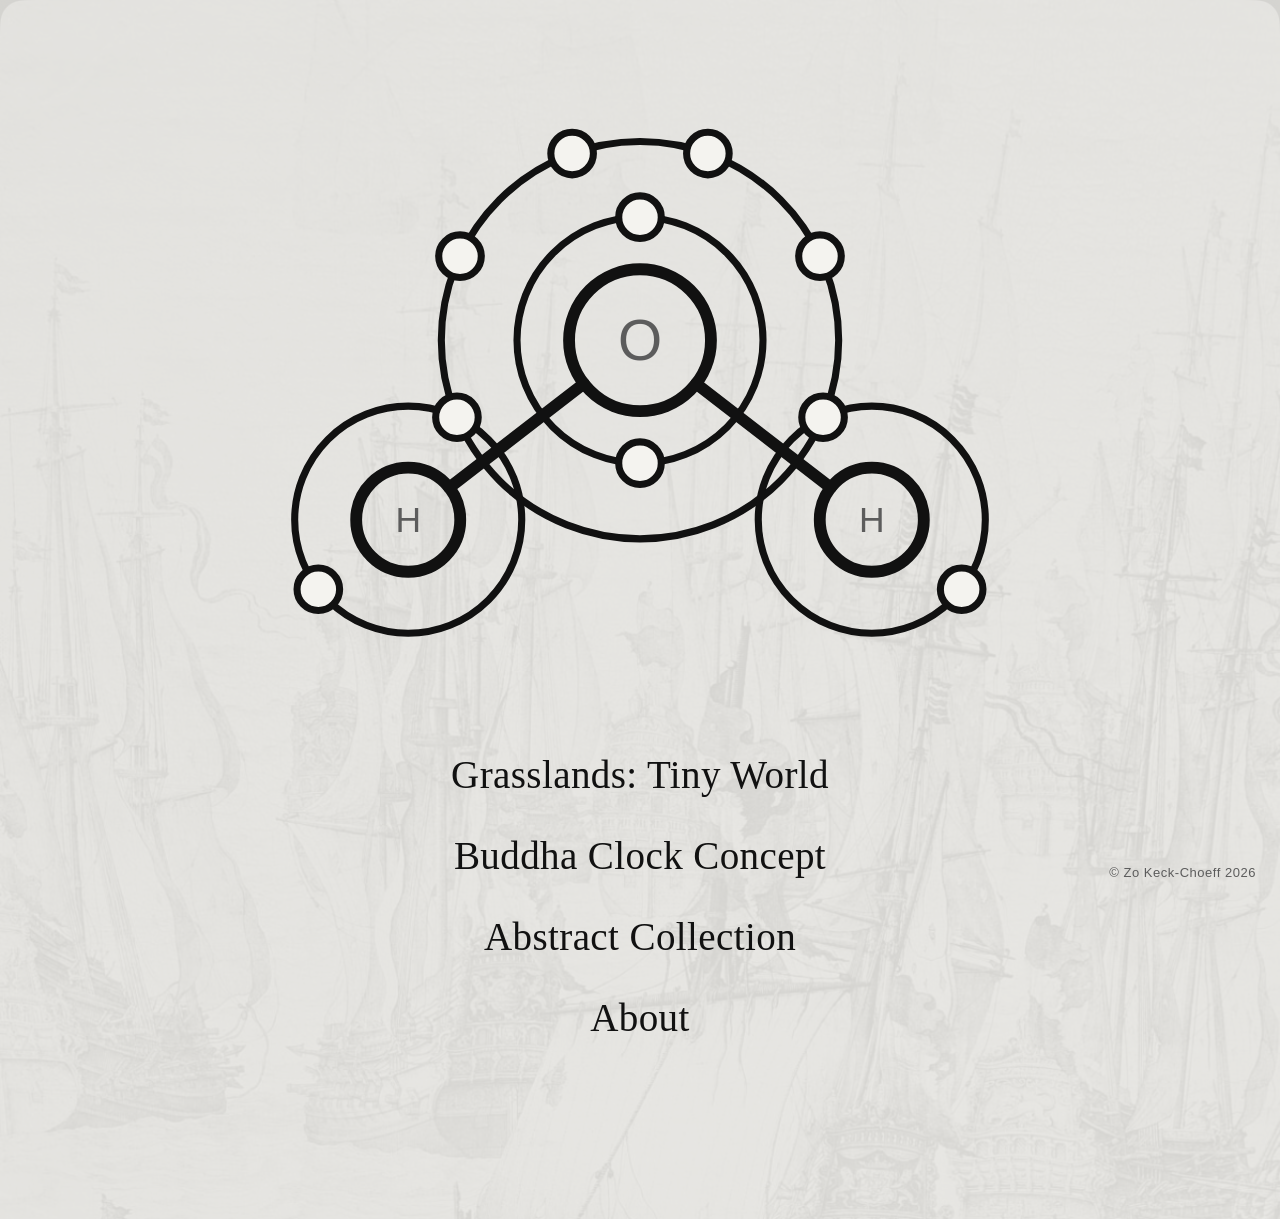
<file: index.html>
<!DOCTYPE html>
<html lang="en">
<head>
  <meta charset="utf-8">
  <meta name="viewport" content="width=device-width, initial-scale=1">
  <title>Zo Keck-Choeff</title>
  <meta name="description" content="Zo Keck-Choeff - artist, Santa Barbara. Three projects: Grasslands: Tiny World, a printed clock sculpture, and pen drawings.">
  <link rel="stylesheet" href="style.css">
</head>
<body>

<a class="skip" href="#main">Skip to the content</a>

<main id="main" class="home">

  <!-- A water molecule, drawn to be chemically correct. Ten electrons,
       which is what a water molecule has.
       Oxygen carries TWO shells: an inner one with 2 electrons and an
       outer one with 6. Each hydrogen has one shell with 1.
       Two of the oxygen's six outer electrons are placed on an actual
       intersection of its outer shell with a hydrogen shell, so each
       sits on BOTH rings at once - that is the shared pair, and it is
       why the hydrogen rings overlap rather than merely touch. The
       oxygen reaches its octet: 6 of its own plus the 2 shared in.
       The other four outer electrons are the two lone pairs, kept on
       the far side from the bonds where they actually sit, and each
       hydrogen's own electron sits on the far side of its ring.
       Bond angle is the real 104.5 degrees. Electrons are filled in
       --paper and drawn last so no ring runs through them. Letters are
       small and --muted: they label without competing.
       Inline SVG so it takes currentColor and serves both modes. -->
  <figure class="home__art">
    <svg class="molecule" role="img" focusable="false" viewBox="0 0 460 250"
         aria-label="A water molecule as a Bohr diagram: an oxygen atom with two electron shells, two electrons on the inner and six on the outer, bonded to two hydrogen atoms whose shells overlap the oxygen's outer shell at a shared electron, each hydrogen also carrying its own electron.">

      <g fill="none" stroke="currentColor" stroke-linecap="round" stroke-linejoin="round">
        <!-- the shells: the quieter layer -->
        <g stroke-width="3">
          <circle cx="230.0" cy="110.0" r="52"/>
          <circle cx="230.0" cy="110.0" r="84"/>
          <circle cx="132.0" cy="185.9" r="48"/>
          <circle cx="328.0" cy="185.9" r="48"/>
        </g>

        <!-- the molecule itself -->
        <g stroke-width="5">
          <path d="M206.3 128.4 L149.3 172.4"/>
          <path d="M253.7 128.4 L310.7 172.4"/>
          <circle cx="230.0" cy="110.0" r="30"/>
          <circle cx="132.0" cy="185.9" r="22"/>
          <circle cx="328.0" cy="185.9" r="22"/>
        </g>
      </g>

      <!-- electrons last, opaque, so nothing shows through them -->
      <g fill="var(--paper)" stroke="currentColor" stroke-width="3">
        <circle cx="230.0" cy="162.0" r="9"/>
        <circle cx="230.0" cy="58.0" r="9"/>
        <circle cx="153.9" cy="74.5" r="9"/>
        <circle cx="201.3" cy="31.1" r="9"/>
        <circle cx="258.7" cy="31.1" r="9"/>
        <circle cx="306.1" cy="74.5" r="9"/>
        <circle cx="152.6" cy="142.6" r="9"/>
        <circle cx="307.4" cy="142.6" r="9"/>
        <circle cx="94.0" cy="215.3" r="9"/>
        <circle cx="366.0" cy="215.3" r="9"/>
      </g>

      <g fill="var(--muted)" stroke="none" text-anchor="middle" font-weight="400">
        <text x="230.0" y="110.0" font-size="24" dy="0.35em">O</text>
        <text x="132.0" y="185.9" font-size="15" dy="0.35em">H</text>
        <text x="328.0" y="185.9" font-size="15" dy="0.35em">H</text>
      </g>
    </svg>
  </figure>

  <nav class="index" aria-label="Projects and about">
    <a class="index__row" href="grasslands.html">
      <span class="index__title">Grasslands: Tiny World</span>
    </a>
    <a class="index__row" href="buddha.html">
      <span class="index__title">Buddha Clock Concept</span>
    </a>
    <a class="index__row" href="abstract.html">
      <span class="index__title">Abstract Collection</span>
    </a>

    <a class="index__row" href="about.html">
      <span class="index__title">About</span>
    </a>
  </nav>

</main>

<footer class="site-foot">
  <h1 class="credit">&copy; Zo Keck-Choeff 2026</h1>
</footer>

</body>
</html>
</file>
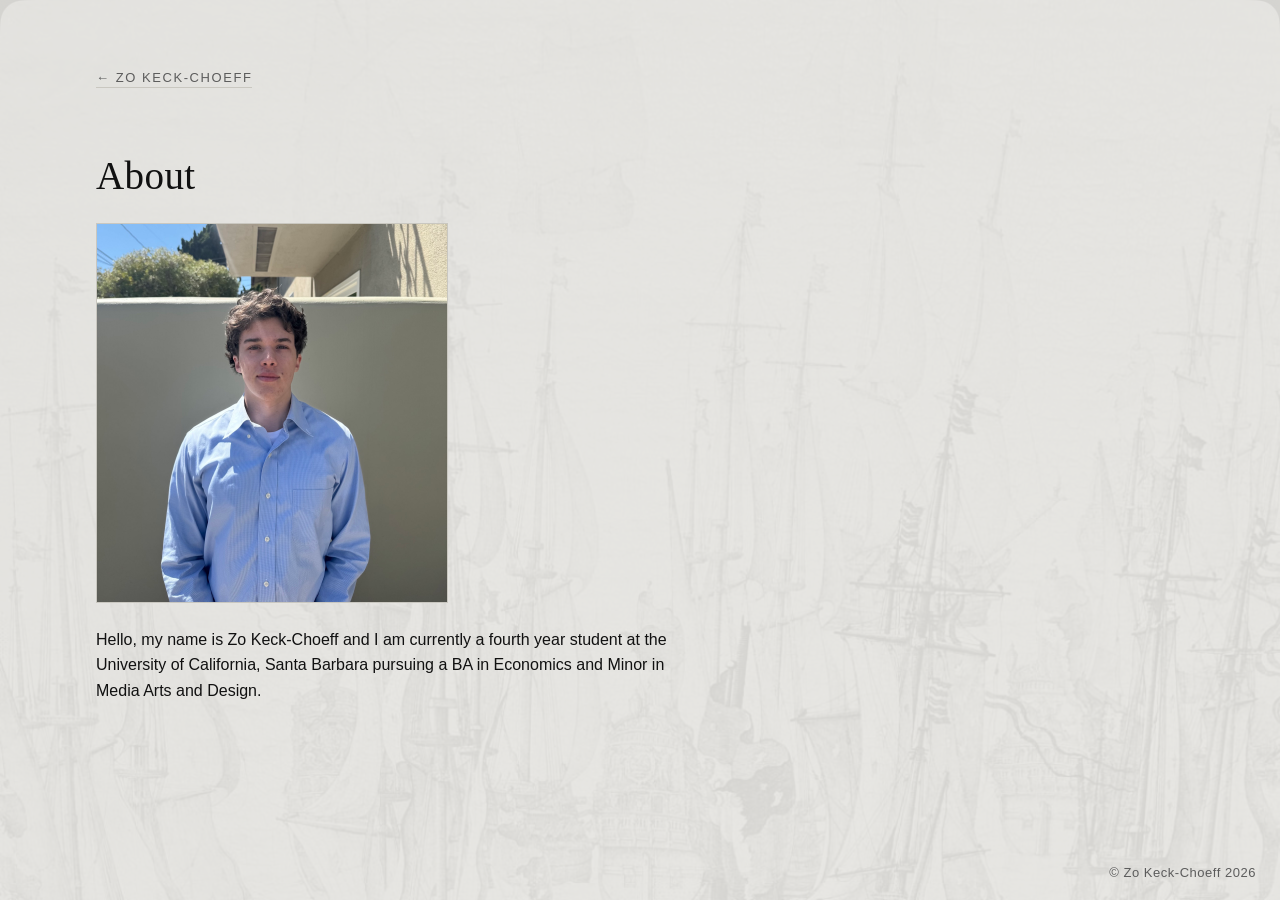
<file: about.html>
<!DOCTYPE html>
<html lang="en">
<head>
  <meta charset="utf-8">
  <meta name="viewport" content="width=device-width, initial-scale=1">
  <title>About - Zo Keck-Choeff</title>
  <meta name="description" content="About Zo Keck-Choeff - fourth year student at UC Santa Barbara, BA in Economics and a Minor in Media Arts and Design.">
  <link rel="stylesheet" href="style.css">
</head>
<body>

<a class="skip" href="#main">Skip to the content</a>

<header class="page-head">
  <a class="backlink" href="index.html">Zo Keck-Choeff</a>
</header>

<main id="main">

  <!-- The fourth line of the home index finally has a page behind it.
       Same skeleton as a project page minus the meta row: there is no
       medium and no date to carry, so the title sits at the top on its
       own, then the portrait, then the text. -->

  <article class="project">

    <h1>About</h1>

      <figure class="portrait">
        <img src="media/about_01.jpeg"
             alt="Zo Keck-Choeff, photographed outdoors in bright sun against a pale stucco wall, wearing a light blue button-down shirt.">
      </figure>

    <p class="abstract">
      Hello, my name is Zo Keck-Choeff and I am currently a fourth year
      student at the University of California, Santa Barbara pursuing a
      BA in Economics and Minor in Media Arts and Design.
    </p>

  </article>

</main>

<footer class="site-foot">
  <p class="credit">&copy; Zo Keck-Choeff 2026</p>
</footer>

</body>
</html>
</file>
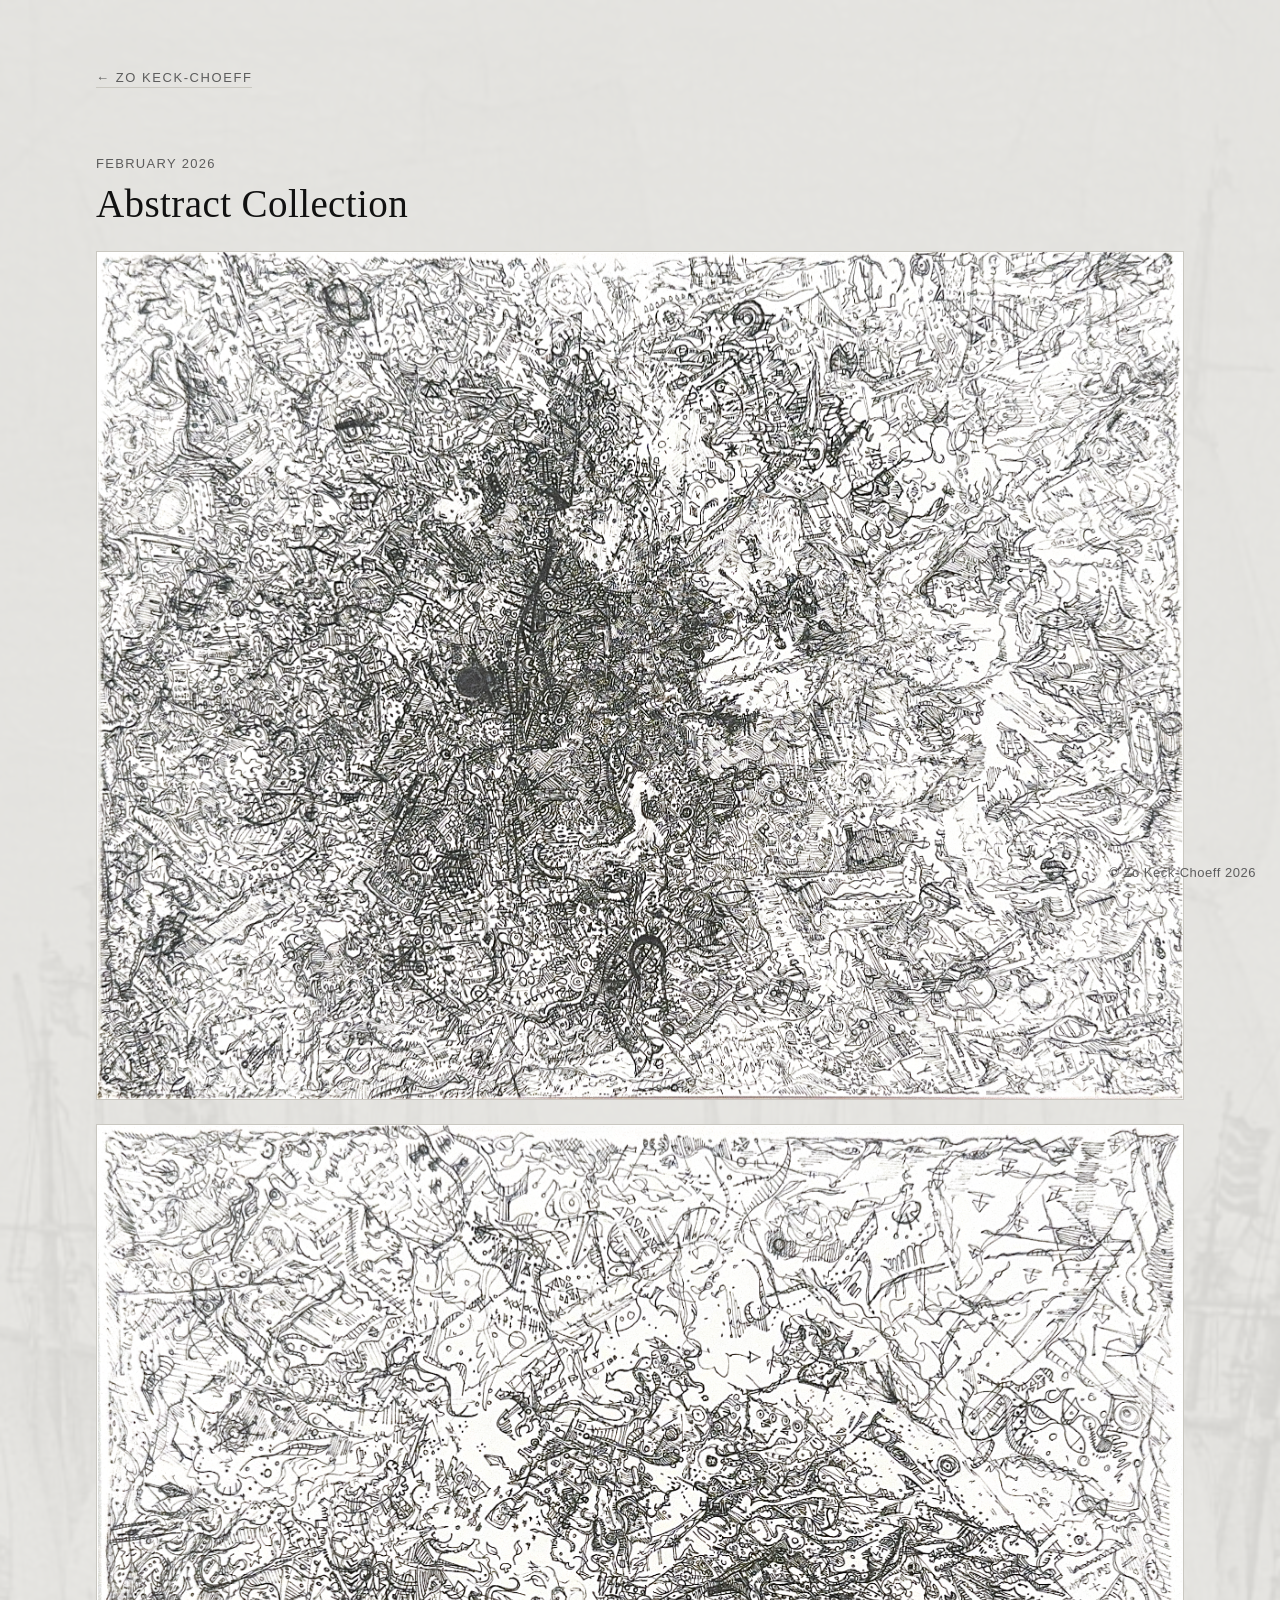
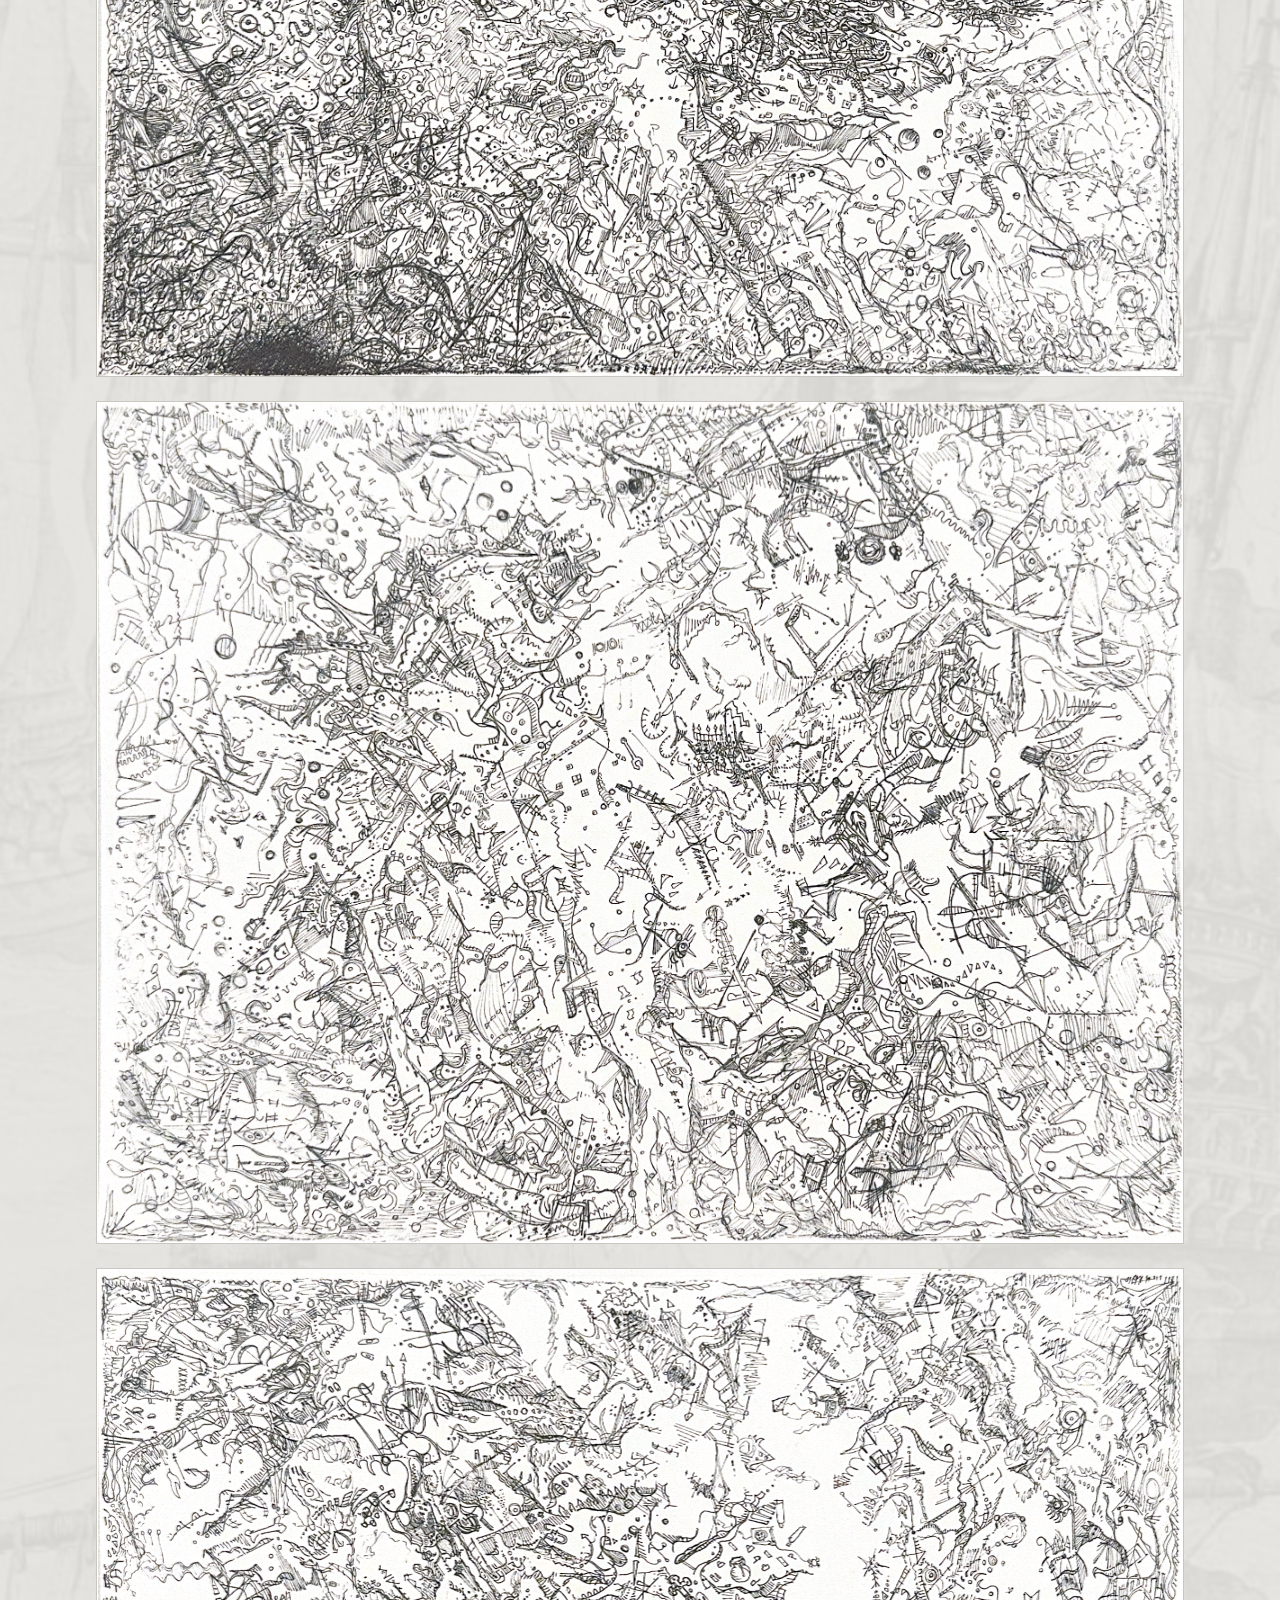
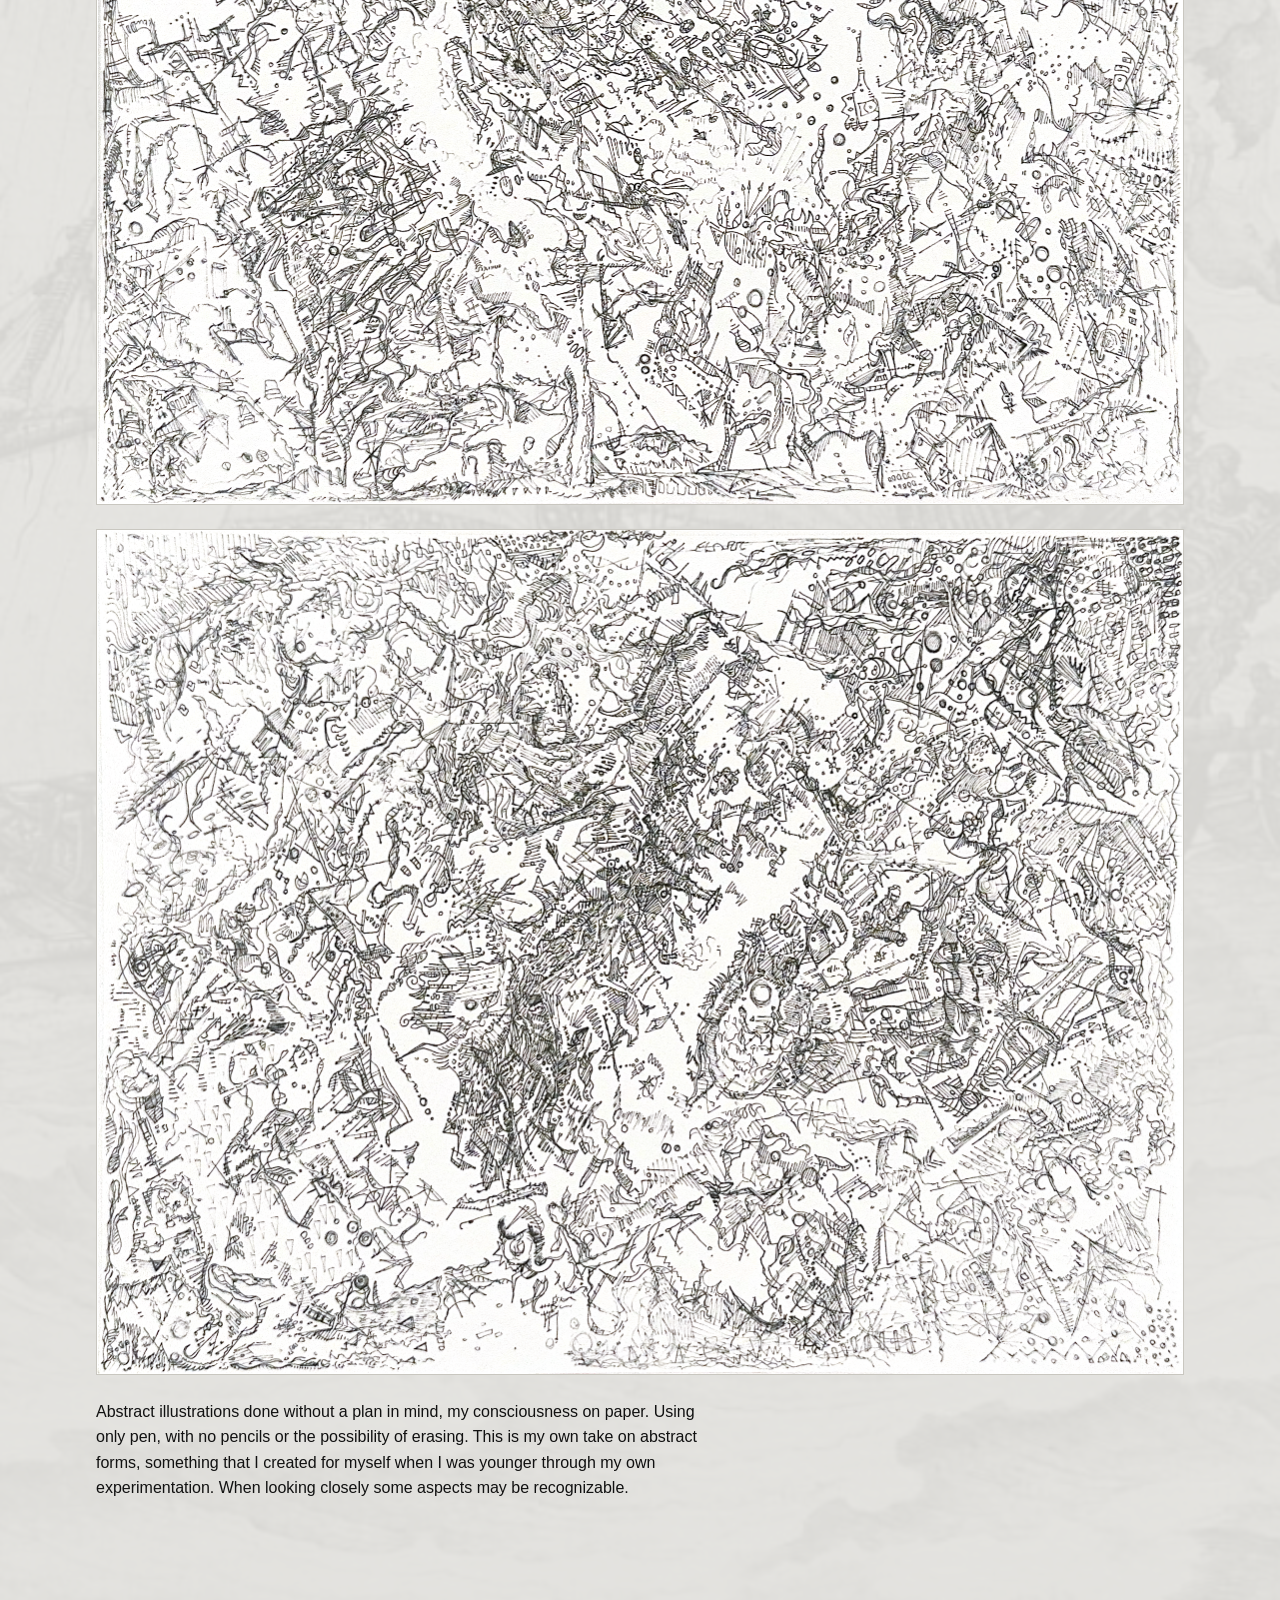
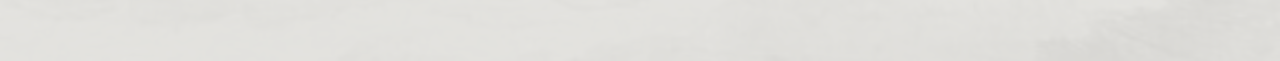
<file: abstract.html>
<!DOCTYPE html>
<html lang="en">
<head>
  <meta charset="utf-8">
  <meta name="viewport" content="width=device-width, initial-scale=1">
  <title>Abstract Collection - Zo Keck-Choeff</title>
  <meta name="description" content="Abstract Collection - five scanned abstract pen drawings.">
  <link rel="stylesheet" href="style.css">
</head>
<body>

<a class="skip" href="#main">Skip to the content</a>

<header class="page-head">
  <a class="backlink" href="index.html">Zo Keck-Choeff</a>
</header>

<main id="main">

  <article class="project">
    <p class="project__meta">
      <span>February 2026</span>
    </p>

    <h1>Abstract Collection</h1>

      <!-- Full-resolution, lossless scans in PDF page order. -->
      <figure id="drawing-01">
        <a class="zoom" href="#view-01">
          <img src="media/abstract_scan_01.png" width="2369" height="1848" alt="Abstract pen drawing with dense interlocking forms and a dark central cluster spreading across the page.">
        </a>
      </figure>
      <figure id="drawing-02">
        <a class="zoom" href="#view-02">
          <img src="media/abstract_scan_02.png" width="2398" height="1879" loading="lazy" alt="Abstract pen drawing with looping organic figures, fine lines, and dark clusters along one edge and near the centre.">
        </a>
      </figure>
      <figure id="drawing-03">
        <a class="zoom" href="#view-03">
          <img src="media/abstract_scan_03.png" width="2414" height="1869" loading="lazy" alt="Abstract pen drawing of angular creature-like shapes, dotted trails, and open spaces between fine lines.">
        </a>
      </figure>
      <figure id="drawing-04">
        <a class="zoom" href="#view-04">
          <img src="media/abstract_scan_04.png" width="2173" height="1670" loading="lazy" alt="Abstract pen drawing with scattered geometric and organic forms, jagged edges, and looping linework.">
        </a>
      </figure>
      <figure id="drawing-05">
        <a class="zoom" href="#view-05">
          <img src="media/abstract_scan_05.png" width="2174" height="1689" loading="lazy" alt="Abstract pen drawing with intricate branching shapes and several dense knots of black linework.">
        </a>
      </figure>

    <p class="abstract">
      Abstract illustrations done without a plan in mind, my
      consciousness on paper. Using only pen, with no pencils or the
      possibility of erasing. This is my own take on abstract forms,
      something that I created for myself when I was younger through my
      own experimentation. When looking closely some aspects may be
      recognizable.
    </p>
  </article>

  <div class="viewer" id="view-01" role="region" aria-label="Drawing 1 enlarged">
    <a class="viewer__close" href="#drawing-01">Close</a>
    <a class="viewer__original" href="media/abstract_scan_01.png">Open full-resolution image</a>
    <a class="zoom" href="media/abstract_scan_01.png" aria-label="Open drawing 1 at full resolution">
      <img src="media/abstract_scan_01.png" width="2369" height="1848" loading="lazy" alt="Abstract pen drawing with dense interlocking forms and a dark central cluster spreading across the page.">
    </a>
  </div>

  <div class="viewer" id="view-02" role="region" aria-label="Drawing 2 enlarged">
    <a class="viewer__close" href="#drawing-02">Close</a>
    <a class="viewer__original" href="media/abstract_scan_02.png">Open full-resolution image</a>
    <a class="zoom" href="media/abstract_scan_02.png" aria-label="Open drawing 2 at full resolution">
      <img src="media/abstract_scan_02.png" width="2398" height="1879" loading="lazy" alt="Abstract pen drawing with looping organic figures, fine lines, and dark clusters along one edge and near the centre.">
    </a>
  </div>

  <div class="viewer" id="view-03" role="region" aria-label="Drawing 3 enlarged">
    <a class="viewer__close" href="#drawing-03">Close</a>
    <a class="viewer__original" href="media/abstract_scan_03.png">Open full-resolution image</a>
    <a class="zoom" href="media/abstract_scan_03.png" aria-label="Open drawing 3 at full resolution">
      <img src="media/abstract_scan_03.png" width="2414" height="1869" loading="lazy" alt="Abstract pen drawing of angular creature-like shapes, dotted trails, and open spaces between fine lines.">
    </a>
  </div>

  <div class="viewer" id="view-04" role="region" aria-label="Drawing 4 enlarged">
    <a class="viewer__close" href="#drawing-04">Close</a>
    <a class="viewer__original" href="media/abstract_scan_04.png">Open full-resolution image</a>
    <a class="zoom" href="media/abstract_scan_04.png" aria-label="Open drawing 4 at full resolution">
      <img src="media/abstract_scan_04.png" width="2173" height="1670" loading="lazy" alt="Abstract pen drawing with scattered geometric and organic forms, jagged edges, and looping linework.">
    </a>
  </div>

  <div class="viewer" id="view-05" role="region" aria-label="Drawing 5 enlarged">
    <a class="viewer__close" href="#drawing-05">Close</a>
    <a class="viewer__original" href="media/abstract_scan_05.png">Open full-resolution image</a>
    <a class="zoom" href="media/abstract_scan_05.png" aria-label="Open drawing 5 at full resolution">
      <img src="media/abstract_scan_05.png" width="2174" height="1689" loading="lazy" alt="Abstract pen drawing with intricate branching shapes and several dense knots of black linework.">
    </a>
  </div>

</main>

<footer class="site-foot">
  <p class="credit">&copy; Zo Keck-Choeff 2026</p>
</footer>

</body>
</html>
</file>
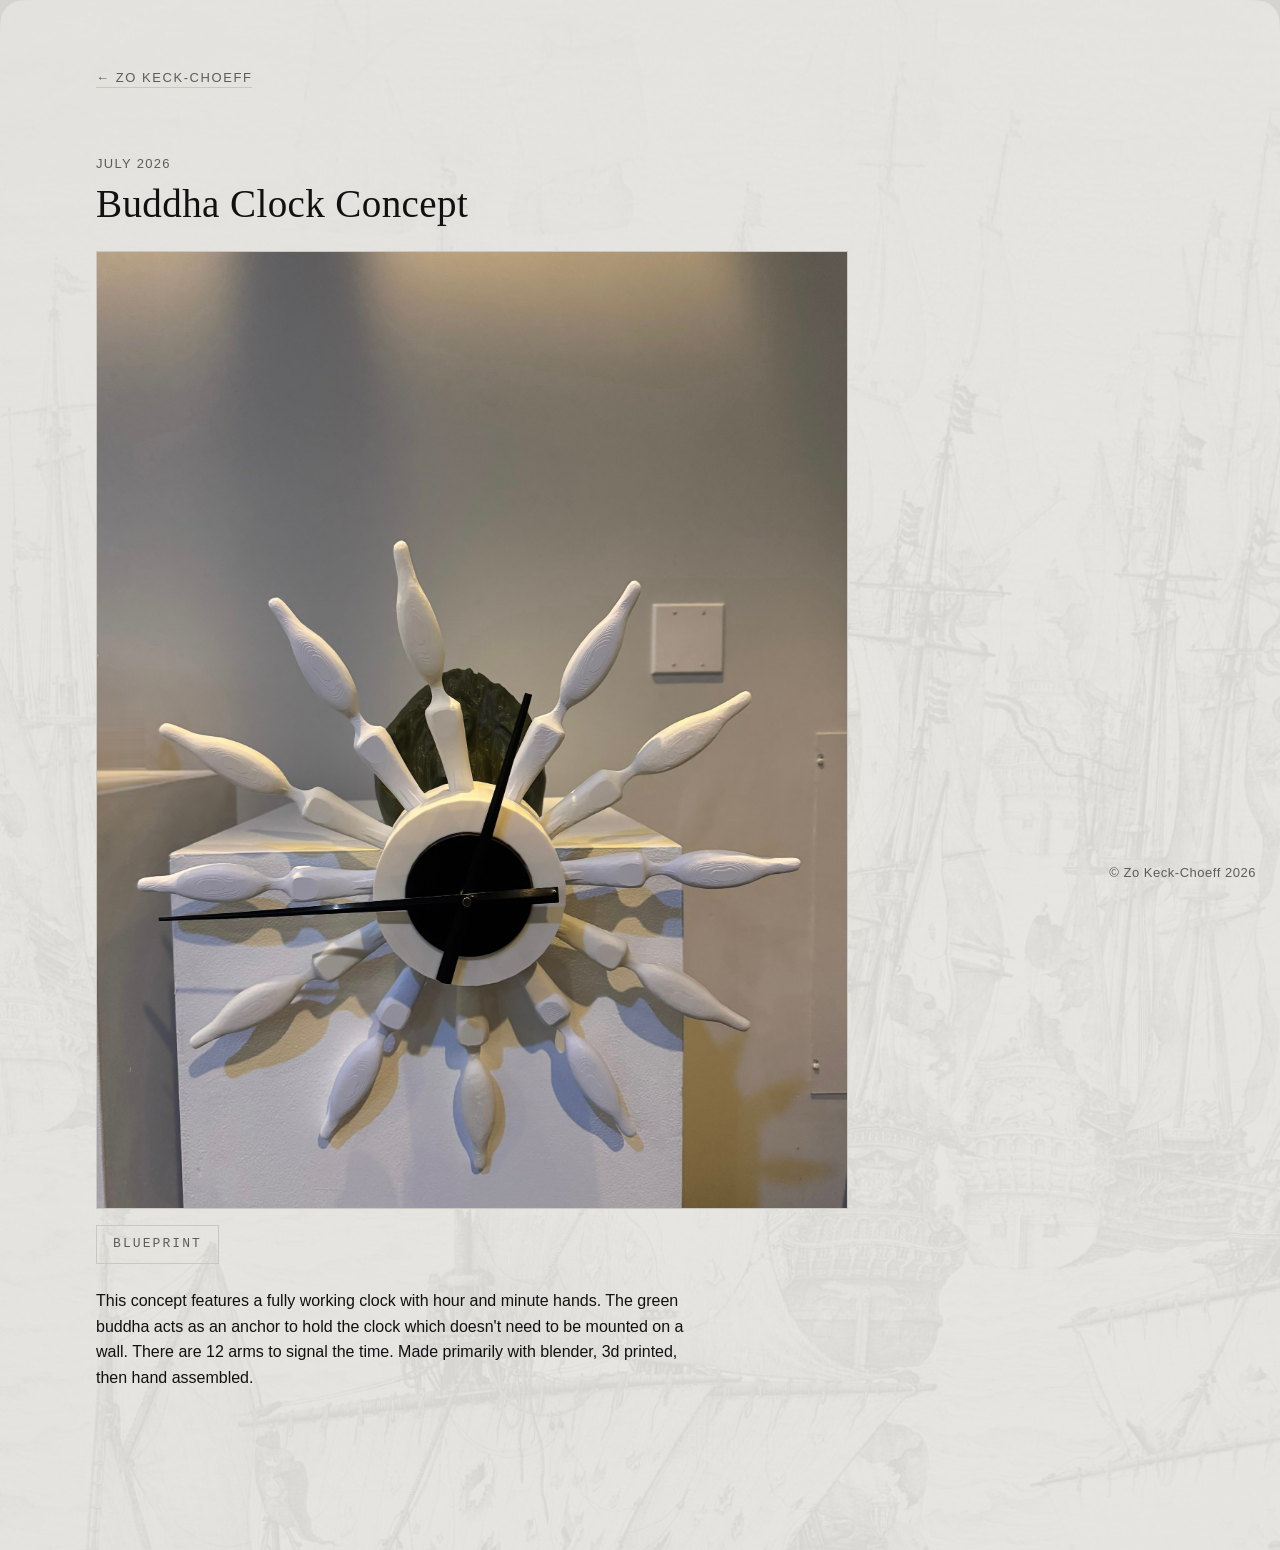
<file: buddha.html>
<!DOCTYPE html>
<html lang="en">
<head>
  <meta charset="utf-8">
  <meta name="viewport" content="width=device-width, initial-scale=1">
  <title>Buddha Clock Concept - Zo Keck-Choeff</title>
  <meta name="description" content="Buddha Clock Concept - a 3D-printed sunburst clock anchored by a cast Buddha figure.">
  <link rel="stylesheet" href="style.css">
</head>
<body>

<a class="skip" href="#main">Skip to the content</a>

<header class="page-head">
  <a class="backlink" href="index.html">Zo Keck-Choeff</a>
</header>

<main id="main">

  <article class="project">
    <p class="project__meta">
      <span>July 2026</span>
    </p>

    <h1>Buddha Clock Concept</h1>

      <!-- Two views of the same object, one slot. The checkbox below is
           the whole mechanism: it is visually hidden but still focusable,
           the <label> is the button, and :checked swaps which image and
           which word are shown. No script - see .swap in style.css.
           Both photographs are within a thousandth of the same aspect
           ratio, so nothing on the page moves when they trade places. -->
      <input class="swap__switch" type="checkbox" id="buddha-blueprint">

      <figure class="swap swap--buddha upright">
        <img class="swap__a" src="media/buddha_01.jpeg"
             alt="A 3D-printed sunburst clock with white tapered rays and black hands, mounted on a white printed housing, with a dark green Buddha figure anchoring it from behind.">
        <img class="swap__b" src="media/buddha_05.png"
             alt="The same clock as an untextured 3D model: the twelve tapered arms fanned out around the drilled hub, with the seated Buddha figure and its block housing modelled beside them.">
        <!-- Overlay the software credit inside the blueprint's bottom-right corner. -->
        <figcaption class="swap__software">Blender</figcaption>
      </figure>

      <label class="swap__button" for="buddha-blueprint">
        <span class="swap__word swap__word--a">Blueprint</span>
        <span class="swap__word swap__word--b">Main</span>
      </label>

    <p class="abstract">
      This concept features a fully working clock with hour and minute hands. The green buddha acts as an anchor to hold the clock which doesn't need to be mounted on a wall. There are 12 arms to signal the time.
      Made primarily with blender, 3d printed, then hand assembled.
    </p>
  </article>

</main>

<footer class="site-foot">
  <p class="credit">&copy; Zo Keck-Choeff 2026</p>
</footer>

</body>
</html>
</file>
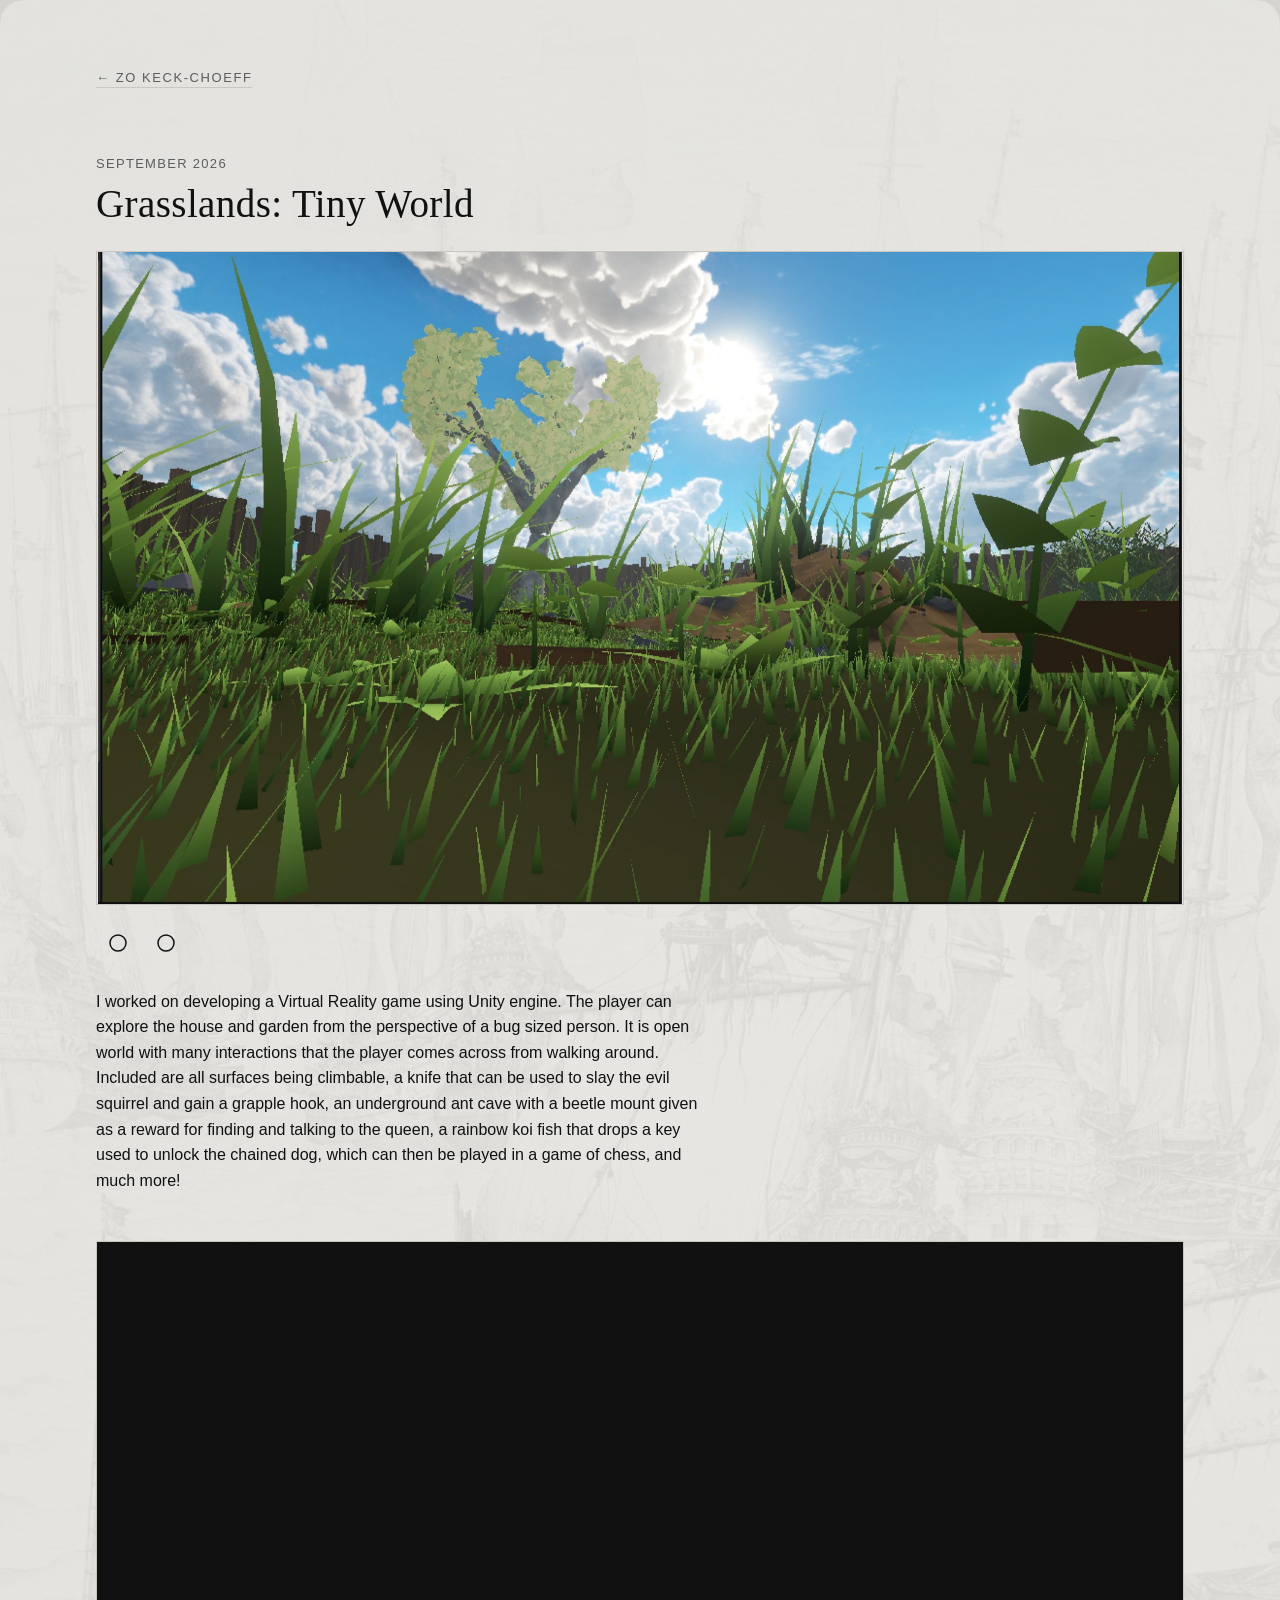
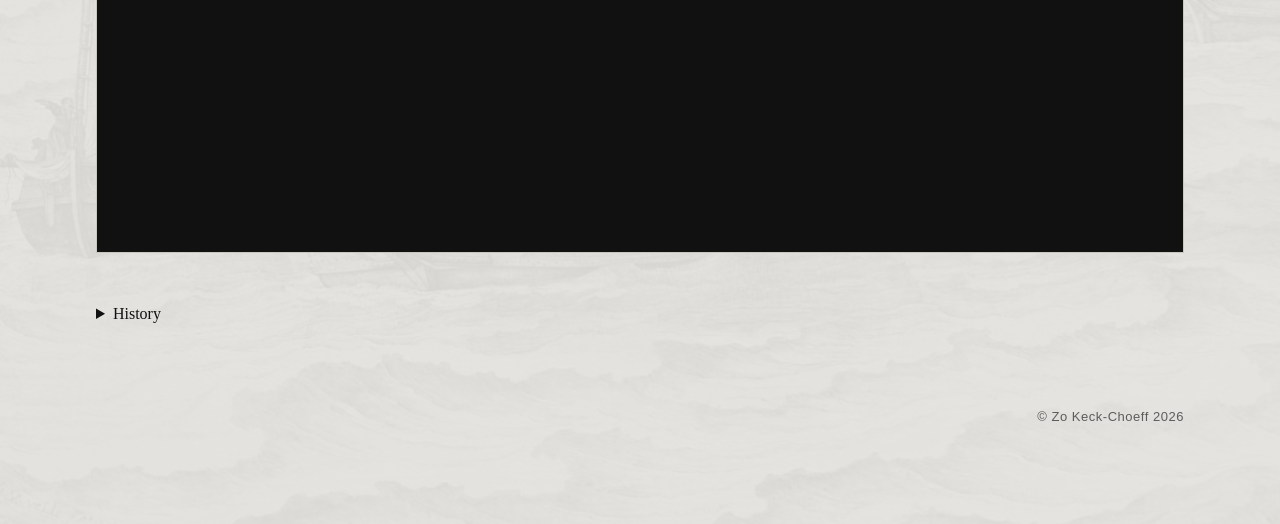
<file: grasslands.html>
<!DOCTYPE html>
<html lang="en">
<head>
  <meta charset="utf-8">
  <meta name="viewport" content="width=device-width, initial-scale=1">
  <title>Grasslands: Tiny World - Zo Keck-Choeff</title>
  <meta name="description" content="Grasslands: Tiny World - a playable VR game developed with Unity, played as the size of a bug.">
  <link rel="stylesheet" href="style.css">
</head>
<body>

<a class="skip" href="#main">Skip to the content</a>

<header class="page-head">
  <a class="backlink" href="index.html">Zo Keck-Choeff</a>
</header>

<main id="main">

  <article class="project">
    <p class="project__meta">
      <span>September 2026</span>
    </p>

    <h1>Grasslands: Tiny World</h1>

      <!-- Each circle toggles its view; pressing it again returns to the garden. -->
      <figure class="swap swap--grasslands">
        <img class="swap__a" id="grasslands-main" src="media/grasslands_01.jpg"
             alt="A screenshot from the game, taken at insect height: blades of grass tower over the camera, a fence and a pale-leaved tree stand against a bright blue sky with heavy cumulus cloud, and a mound of bare earth rises behind the grass to the right.">
        <img class="swap__b" id="grasslands-cave" hidden src="media/cave.PNG" width="1722" height="978"
             alt="An underground ant cave with dark tunnels, large ants, and glowing turquoise mushrooms and crystals.">
        <img class="swap__map" id="grasslands-map" hidden src="media/fullmap.PNG" width="1732" height="846"
             alt="An elevated overview of the Grasslands map: a fenced garden with dense grass, a vegetable patch, a slide, and a building at the far end.">
      </figure>

      <button class="swap__button swap__button--circle" type="button"
              data-view="map" aria-label="Show full map view" aria-pressed="false"
              aria-controls="grasslands-main grasslands-map grasslands-cave"
              title="Toggle full map view">
        <svg class="swap__circle" viewBox="0 0 24 24" aria-hidden="true" focusable="false">
          <circle cx="12" cy="12" r="8"/>
        </svg>
      </button>
      <button class="swap__button swap__button--circle" type="button"
              data-view="cave" aria-label="Show cave view" aria-pressed="false"
              aria-controls="grasslands-main grasslands-map grasslands-cave"
              title="Toggle cave view">
        <svg class="swap__circle" viewBox="0 0 24 24" aria-hidden="true" focusable="false">
          <circle cx="12" cy="12" r="8"/>
        </svg>
      </button>

    <p class="abstract">
      I worked on developing a Virtual Reality game using Unity engine.
      The player can explore the house and garden from the perspective of a bug sized person.
      It is open world with many interactions that the player comes across from walking around.
      Included are all surfaces being climbable, a knife that can be used to slay the evil squirrel
      and gain a grapple hook, an underground ant cave with a beetle mount given as a reward for
      finding and talking to the queen, a rainbow koi fish that drops a key used to unlock the
      chained dog, which can then be played in a game of chess, and much more!
    </p>

    <!-- YouTube handles playback; the surrounding page stays script-free.
         Only the video needs internet; History uses local screenshots. -->
    <figure class="project-video">
      <div class="project-video__frame">
        <iframe src="https://www.youtube-nocookie.com/embed/Cn_dFjOxxNQ"
                title="Grasslands: Tiny World video"
                width="560" height="315" loading="lazy"
                referrerpolicy="strict-origin-when-cross-origin"
                allow="accelerometer; autoplay; clipboard-write; encrypted-media; gyroscope; picture-in-picture; web-share"
                allowfullscreen></iframe>
      </div>
    </figure>

    <!-- Native details provides a keyboard- and touch-operable disclosure
         without JavaScript. Linked originals keep small UI text readable. -->
    <details class="project-history">
      <summary>History</summary>
      <figure class="history-early">
        <figcaption>Early Version of Map</figcaption>
        <a class="zoom" href="media/earlywork.PNG">
          <img src="media/earlywork.PNG" width="1638" height="982" loading="lazy"
               alt="Early Grasslands garden scene with a pond, dense plants, a glass-walled building, and a wooden climbing tower.">
        </a>
      </figure>
      <figure class="history-early">
        <figcaption>Early Version of Map</figcaption>
        <a class="zoom" href="media/earlywork2.PNG">
          <img src="media/earlywork2.PNG" width="1496" height="986" loading="lazy"
               alt="Early Grasslands kitchen model viewed from above, with tiled counters, cabinets, windows, and unfinished surrounding terrain.">
        </a>
      </figure>
      <figure>
        <a class="zoom" href="media/grasslands_03.png">
          <img src="media/grasslands_03.png" width="2592" height="1658" loading="lazy"
               alt="Grasslands development history in Unity Version Control, listing changes to the pond, movement, VR controls, dog interactions, and rideable beetle.">
        </a>
      </figure>
      <figure>
        <a class="zoom" href="media/grasslands_04.png">
          <img src="media/grasslands_04.png" width="2404" height="1770" loading="lazy"
               alt="Unity Version Control comparison for the Grasslands main branch, showing the project asset folders and ant refinement files.">
        </a>
      </figure>
    </details>

  </article>

</main>

<footer class="site-foot site-foot--flow">
  <p class="credit">&copy; Zo Keck-Choeff 2026</p>
</footer>

<script>
  const viewButtons = document.querySelectorAll('button[data-view]');
  const views = document.querySelectorAll('.swap--grasslands img');
  viewButtons.forEach(button => {
    button.addEventListener('click', () => {
      const selected = button.getAttribute('aria-pressed') === 'true' ? 'main' : button.dataset.view;
      views.forEach(view => { view.hidden = view.id !== `grasslands-${selected}`; });
      viewButtons.forEach(control => {
        control.setAttribute('aria-pressed', String(control.dataset.view === selected));
      });
    });
  });
</script>

</body>
</html>
</file>
<file: style.css>
/* ============================================================
   Zo Keck-Choeff - portfolio
   MAT 189, Summer 2026 - Assignment 2, Part 2

   DESIGN DIRECTION: Swiss / International Style.
   Strict grid, a serif display face over a grotesque,
   generous whitespace,
   asymmetric layout, hairline rules, near-zero decoration.
   The work is the content; the page is a frame that gets out
   of its way (Tufte: show the data).

   Everything below is built from TOKENS declared in :root -
   five colors, one type scale, one spacing scale. Nothing is
   a one-off value. Change a token, the whole site changes.
   Only tokens the page actually uses are declared.
   ============================================================ */

:root {
  /* --- palette as a system (4 colors) ----------------------
     There is no accent any more. The page is paper, ink and
     two greys; hover is carried by TEXTURE, not by hue - see
     --crack below and the fracture rule further down. That
     leaves nothing on the page competing with the work for
     colour, which is the point.
     Contrast ratios against --paper, computed, not guessed:
       ink    #111111 on #f4f3ef = 17.01:1  (passes AAA)
       muted  #5c5c5c on #f4f3ef =  6.02:1  (passes AA)
       rule   #c9c7c0 on #f4f3ef =  1.52:1  (hairlines only,
              never text - it is not required to pass)      */
  /* Fixed light grey stays readable over the blueprint's dark image in both modes. */
  --blueprint-credit: #b0b0b0;
  --draft-tracking: 0.16em;
  --paper:  #f4f3ef;
  --ink:    #111111;
  --muted:  #5c5c5c;
  --rule:   #c9c7c0;

  /* The two weights the fracture is drawn in: the page's own
     ink, thinned twice. Derived from --ink rather than set as
     their own hex, so they follow the token into dark mode
     instead of needing second values there.                */
  --crack:       color-mix(in srgb, var(--ink) 26%, transparent);
  --crack-faint: color-mix(in srgb, var(--ink) 16%, transparent);

  /* --- type scale, 1.25 ratio from a 16px base -------------
     The full ramp is 16 / 20 / 25 / 31 / 39 / 49 / 61 / 76.
     The pages use three steps from it and no other sizes, so
     only those three are declared: body, meta, title. Sizes are related by a ratio, not picked by eye -
     the scale IS the hierarchy.                              */
  --t-body:  1rem;       /* step 0  - 16px */
  --t-micro: 0.8125rem;  /* below the ramp, for meta labels */
  --t-title: 2.441rem;   /* step 4  - 39px */

  /* --- spacing scale, 8px base ----------------------------- */
  --s-1: 0.5rem;
  --s-2: 1rem;
  --s-3: 1.5rem;
  --s-4: 2rem;
  --s-5: 3rem;
  --s-6: 4rem;
  --s-7: 6rem;

  /* --- type ------------------------------------------------
     The body face: Helvetica, carrying everything at small
     sizes - abstracts, dates, the back link, the credit.
     NOT a web font. This site has to open offline by
     double-clicking index.html; a Google Fonts link would
     fail with the wifi down and land on something unchosen.
     Every name here is one an OS already ships.             */
  --font: "Helvetica Neue", Helvetica, Arial, sans-serif;

  /* --- the display face ------------------------------------
     Titles only. Hoefler Text sets the titles against the
     Helvetica body - a serif over a grotesque, so the two
     registers separate by shape rather than by size alone.
     Installed on macOS; Baskerville then Times carry the
     fallback elsewhere, all of them serifs, so the contrast
     against the body face survives the substitution.
     No font file and no @font-face: every name here already
     ships with the OS, so the page still opens offline.     */
  --font-display: "Hoefler Text", Baskerville,
                  "Times New Roman", Times, serif;

  /* --- the drafting face -----------------------------------
     One button uses it: the Blueprint / Main toggle. A mono
     set in caps and widely tracked is what annotation on a
     drawing sheet looks like, and unlike a real drafting face
     (ISOCPEUR, Simplex) every name here already ships with
     the OS, so it still costs no download.                  */
  --font-draft: ui-monospace, "SF Mono", Menlo, "Andale Mono",
                "Courier New", monospace;

  --upright-inset: 1.75in;  /* width the upright photo gives up, per side */
  --measure: 68ch;      /* line length, held to 45-75 chars */
  --page:    68rem;     /* the centered column               */

  /* Embedded video and History reuse the project's column and spacing. */
  --video-padding: 56.25%; /* 16:9, including browsers without aspect-ratio */
  --line: 1px;
  --focus-width: 2px;
  --focus-offset: 3px;
  --touch-target: 2.75rem;

  /* --- the backdrop drawing --------------------------------
     Opacity is a token so the drawing can be tuned or killed
     from one line. It has to stay low enough that it never
     competes with the work - if you can read it as a picture
     instead of a texture, it is too strong.                  */
  --draw-opacity: 0.13;

  /* lets the browser render native controls and scrollbars in
     the matching scheme instead of a white box on a dark page */
  color-scheme: light dark;
}

/* --- dark mode: a SECOND designed palette, not an inversion.
   Same token names, re-chosen by hand. Pure white on pure
   black is harsh, so ink softens to #ecebe6 (15.70:1).
   --crack needs no entry here: it is mixed from --ink, so it
   inverts along with it.                                    */
@media (prefers-color-scheme: dark) {
  :root {
    --paper:  #121211;
    --ink:    #ecebe6;
    --muted:  #a09d97;
    --rule:   #34332f;
    /* the engraving needs more presence on a dark ground */
    --draw-opacity: 0.20;
  }
}

/* ============================================================
   RESET + BASE
   ============================================================ */

*, *::before, *::after { box-sizing: border-box; }

html { scroll-behavior: smooth; }

body {
  /* the containing block for the backdrop below: without it the
     absolutely-positioned pseudo-element sizes to the viewport at the
     top of the document instead of to the full page height */
  position: relative;
  /* ...and because the backdrop is inset:0 on THIS box, a page with
     little content (About) left the drawing stopping mid-screen with
     bare paper under it. Holding the body to at least a screen tall
     makes the ground reach the bottom on short pages without changing
     long ones. dvh second so mobile measures the visible viewport,
     not the one hidden behind browser chrome; older engines ignore it
     and keep the vh line. */
  min-height: 100vh;
  min-height: 100dvh;
  margin: 0;
  padding: var(--s-4) var(--s-3) var(--s-7);   /* the tail clears the pinned credit */
  background: var(--paper);
  color: var(--ink);
  font-family: var(--font);
  font-size: var(--t-body);
  line-height: 1.6;                 /* leading, loosened from 1.5 */
}

/* one centered column for the whole page */
header, main, footer {
  max-width: var(--page);
  margin-inline: auto;
}

/* every link gets a VISIBLE focus ring - keyboard users are a
   design audience, not an afterthought */
a:focus-visible {
  outline: 2px solid var(--ink);
  outline-offset: 3px;
}

/* skip link: present for screen readers and keyboard, out of
   the way for everyone else */
.skip {
  position: absolute;
  left: -9999px;
}
.skip:focus {
  position: static;
  display: inline-block;
  margin-bottom: var(--s-2);
  color: var(--ink);
}

/* ============================================================
   THE BACKDROP - a photographed engraving, full page height
   A drawing of ships under sail, sharp, desaturated and dropped to
   a low opacity so it sits behind the work without competing.
   It is NOT fixed: it spans the whole document, so scrolling the
   page travels down through the engraving - top of the page is the
   top of the drawing, bottom is the bottom. A vertical page and a
   vertical picture, moving together.
   --draw-opacity is the one dial: if you catch yourself reading it
   as a picture instead of a ground, it is too strong.
   No element in the markup - it is a pseudo-element, so all four
   pages get it from this one rule instead of each carrying a copy.
   ============================================================ */

body::before {
  content: "";
  position: absolute;
  inset: 0;                 /* the body box - the full document height */
  z-index: -1;
  pointer-events: none;
  background: url("media/ships_01.jpg") center top / cover no-repeat;
  filter: grayscale(1) brightness(0.72);
  opacity: var(--draw-opacity);
}

/* ============================================================
   PROJECTS - one per page now, stacked vertically
   The meta band used to sit in a left gutter beside the title.
   With one project to a page there is nothing for it to sit
   beside, so everything runs in a single column: meta, title,
   work, description, in reading order.
   ============================================================ */

.project { padding-block: var(--s-4) var(--s-6); }

.project__meta {
  margin: 0 0 var(--s-1);
  display: flex;
  flex-wrap: wrap;
  gap: 0 var(--s-2);
  color: var(--muted);
  font-size: var(--t-micro);
  text-transform: uppercase;
  letter-spacing: 0.1em;
}

.project h1 {
  margin: 0;
  font-family: var(--font-display);
  font-size: var(--t-title);
  /* REGULAR, not bold. Hoefler Text's bold widens the letters
     and drops their contrast, which reads squat and blocky at
     display size - the face is drawn to be set light. Weight
     is not what makes a title read as a title here; size and
     the switch to a serif already do that. */
  font-weight: 400;
  line-height: 1.15;
  /* negative tracking suited the old grotesque; a serif set
     regular wants a touch of air instead */
  letter-spacing: 0.01em;
}

.project .abstract {
  margin: var(--s-3) 0 0;
  max-width: var(--measure);   /* the measure, enforced */
}

/* ============================================================
   HOME - the molecule, then four lines
   ============================================================ */

.home { padding-block: var(--s-5) var(--s-6); }

/* The home page drawing carries no frame - it is finished work,
   not a held-open slot, and it opens the page so it takes no top
   margin. */
.home__art { margin: 0 0 var(--s-6); }

.molecule { display: block; width: 100%; height: auto; }

/* The four lines. Centred and stacked, the titles carrying
   themselves with no label and no rule between them - the spacing
   does the separating. */
.index { text-align: center; }

.index__row {
  display: block;
  padding-block: var(--s-2);
  text-decoration: none;
  color: var(--ink);
}

.index__title {
  font-family: var(--font-display);
  font-size: var(--t-title);
  font-weight: 400;       /* see .project h1 - regular by design */
  line-height: 1.25;
  letter-spacing: 0.01em;
}

/* --- the hover: a hairline fracture in the letterforms ------
   The title does not change colour. Three offsets grow in
   behind the glyphs: a firmer one up and to the left, a
   fainter answer down and to the right, and a third further
   left that thins out. Because they pull in RELATED
   directions rather than ringing the glyph evenly, the edge
   reads as split - like a plate that shifted between passes.
   An even ring in all directions was the first attempt and it
   just looked like a heavier weight.
   text-shadow interpolates, so it eases in instead of
   snapping. Focus gets it too - a keyboard user should see
   the same thing the mouse does. */
.index__title {
  transition: text-shadow 220ms ease-out;
}

a.index__row:hover .index__title,
a.index__row:focus-visible .index__title {
  text-shadow:
    -1.6px -1.1px 0 var(--crack),
     1.6px  1.1px 0 var(--crack-faint),
    -3px    0.4px 0 var(--crack-faint);
}

/* the fracture is decoration; anyone who has asked the system
   to calm motion down gets the state without the animation */
@media (prefers-reduced-motion: reduce) {
  .index__title { transition: none; }
}

/* ============================================================
   PAGE HEAD - the way back, on every project page
   ============================================================ */

.page-head { padding-block: var(--s-4); }

.backlink {
  color: var(--muted);
  font-size: var(--t-micro);
  text-transform: uppercase;
  letter-spacing: 0.12em;
  text-decoration: none;
  border-bottom: 1px solid var(--rule);
  padding-bottom: 2px;
  transition: color 200ms ease-out, border-color 200ms ease-out;
}

.backlink:hover { color: var(--ink); border-bottom-color: var(--ink); }

.backlink::before { content: "\2190\00a0"; }

/* ============================================================
   FIGURES
   ============================================================ */

/* The portrait on the About page. A face does not need the full
   column - held to the narrow end so it sits WITH the paragraph
   rather than towering over a page that is one paragraph long.
   Everything else (border, width:100%) comes from `figure img`. */
.portrait { max-width: 22rem; }

figure {
  margin: var(--s-3) 0 0;
}

/* Default: the whole image, at its own proportions. Nothing is
   cropped unless cropping is asked for by name, below. */
figure img {
  display: block;
  width: 100%;
  height: auto;
  border: 1px solid var(--rule);
}

/* The one upright photograph. At full column width it stands about
   twice as tall as anything else, so it is inset: it gives up 3.5in
   of width and keeps its left edge on the column, so the empty page
   falls entirely on the right. Left-aligned rather than centred,
   because every other image on the page starts at that same left
   edge - centring this one broke the line the eye follows down the
   column. The inset is in inches, not a percentage, so the image
   gives up width as the column narrows and the margin holds.
   Below the breakpoint it drops to zero: 3.5in of margin on a phone
   would leave almost nothing for the picture. */
.upright {
  width: calc(100% - var(--upright-inset) * 2);
}

/* --- two views, one slot -------------------------------------------
   The Buddha clock as built and as modelled. The <input> is the entire
   mechanism: visually hidden but still reachable by keyboard, with the
   <label> as its button. :checked decides which image and which word
   are shown, so the toggle needs no script.
   Both files sit within a thousandth of the same aspect ratio and share
   an .upright figure, so they occupy an identical box - the page does not
   shift when they trade. */
.swap__switch {
  position: absolute;
  width: 1px;
  height: 1px;
  opacity: 0;
  pointer-events: none;
}

/* Keep the garden and cave in the main image's proportions, showing
   each complete image without cropping or moving the content below. */
.swap--grasslands { aspect-ratio: 1800 / 1081; }
.swap--grasslands img { width: 100%; height: 100%; object-fit: contain; }

.swap__b { display: none; }
.swap__switch:checked ~ .swap .swap__a { display: none; }
.swap__switch:checked ~ .swap .swap__b { display: block; }

/* The figure follows the image's width, anchoring the software credit
   inside its bottom-right corner. The credit shares the button's drafting
   typography and appears only in blueprint view without occupying space. */
.swap--buddha { position: relative; }

.swap__software {
  position: absolute;
  right: var(--s-2);
  bottom: var(--s-2);
  visibility: hidden;
  color: var(--blueprint-credit);
  font-family: var(--font-draft);
  font-size: var(--t-micro);
  text-transform: uppercase;
  letter-spacing: var(--draft-tracking);
  pointer-events: none;
}

.swap__switch:checked ~ .swap .swap__software { visibility: visible; }

/* the button says what you will GET, not what you are looking at */
.swap__word--b { display: none; }
.swap__switch:checked ~ .swap__button .swap__word--a { display: none; }
.swap__switch:checked ~ .swap__button .swap__word--b { display: inline; }

.swap__button {
  display: inline-block;
  margin-top: var(--s-2);
  padding: var(--s-1) var(--s-2);
  border: 1px solid var(--rule);
  color: var(--muted);
  font-family: var(--font-draft);
  font-size: var(--t-micro);
  text-transform: uppercase;
  letter-spacing: var(--draft-tracking);
  cursor: pointer;
  user-select: none;             /* a double-click should not select the word */
  transition: color 200ms ease-out, border-color 200ms ease-out;
}

.swap__button:hover { color: var(--ink); border-color: var(--ink); }

/* Each alternate view has a circle, filled while that view is active. */
.swap__button--circle {
  display: inline-flex;
  align-items: center;
  justify-content: center;
  width: var(--touch-target);
  height: var(--touch-target);
  padding: 0;
  border: 0;
  border-radius: 50%;
  background: transparent;
  color: var(--ink);
}

.swap__circle {
  width: var(--s-3);
  height: var(--s-3);
  fill: none;
  stroke: currentColor;
  stroke-width: 1.5;
}

.swap__button--circle:hover { background: var(--crack-faint); }
.swap__button--circle[aria-pressed="true"] .swap__circle { fill: currentColor; }
.swap__button--circle:focus-visible {
  outline: var(--focus-width) solid var(--ink);
  outline-offset: var(--focus-offset);
}
.swap--grasslands img:not([hidden]) { display: block; }
.swap--grasslands img[hidden] { display: none; }

/* the checkbox is invisible, so its focus ring has to land on the
   label instead - a keyboard user must still see where they are */
.swap__switch:focus-visible ~ .swap__button {
  outline: 2px solid var(--ink);
  outline-offset: 3px;
}

/* --- Grasslands video and development history ----------------------
   The ratio wrapper reserves space before YouTube loads. Native details
   keeps History operable offline, by keyboard and touch, without script.
   Both sections follow the existing column and type; History has no rules. */
.project-video { margin-top: var(--s-5); }

.project-video__frame {
  position: relative;
  height: 0;
  padding-bottom: var(--video-padding);
  background: var(--ink);
}

.project-video__frame iframe {
  position: absolute;
  inset: 0;
  width: 100%;
  height: 100%;
  border: var(--line) solid var(--rule);
}

.project-history {
  margin-top: var(--s-4);
}

.project-history summary {
  min-height: var(--touch-target);
  padding-block: var(--s-2);
  font-family: var(--font-display);
  cursor: pointer;
}

.project-history summary:focus-visible {
  outline: var(--focus-width) solid var(--ink);
  outline-offset: var(--focus-offset);
}

.project-history[open] { padding-bottom: var(--s-3); }
.project-history figure:first-of-type { margin-top: var(--s-1); }

/* Fit the whole drawing below its controls, with original files still
   accessible for inspecting details. :target opens the viewer. */
.zoom {
  display: block;
  cursor: zoom-in;
}

.viewer {
  display: none;
  position: fixed;
  inset: 0;
  z-index: 10;
  padding: var(--s-3);
  background: var(--paper);
  overflow: auto;
  text-align: center;
}

.viewer:target {
  display: grid;
  grid-template-rows: auto minmax(0, 1fr) auto;
  gap: var(--s-2);
}

.viewer > .zoom {
  min-width: 0;
  min-height: 0;
}

.viewer img {
  display: block;
  width: 100%;
  max-width: 100%;
  height: 100%;
  object-fit: contain;
  margin: 0;
}

.viewer__close {
  display: inline-flex;
  align-items: center;
  justify-content: center;
  justify-self: start;
  width: var(--touch-target);
  height: var(--touch-target);
  color: var(--ink);
  text-decoration: none;
}

.viewer__close svg {
  width: var(--s-3);
  height: var(--s-3);
  fill: none;
  stroke: currentColor;
  stroke-width: 1.5;
  stroke-linecap: round;
  stroke-linejoin: round;
}

.viewer__close:hover { color: var(--muted); }

.viewer__original {
  justify-self: start;
  display: inline-flex;
  align-items: center;
  min-height: var(--touch-target);
  color: var(--muted);
  font-size: var(--t-micro);
}

/* ============================================================
   FOOTER - a credit, nothing more
   ============================================================ */

.site-foot {
  /* pinned to the true bottom of the viewport, not to the end of the
     document - it is a standing credit, not the end of the reading */
  position: fixed;
  right: var(--s-3);
  bottom: var(--s-2);
  z-index: 5;
  max-width: none;
  margin-inline: 0;
  padding-top: 0;
  text-align: right;
}

.site-foot--flow {
  position: static;
  max-width: var(--page);
  margin-inline: auto;
}

.credit {
  margin: 0;
  color: var(--muted);
  font-size: var(--t-micro);
  font-weight: 400;
  letter-spacing: 0.04em;
}

/* ============================================================
   BREAKPOINT - below 768px the meta band moves above the
   title and the grid becomes one column. Touch targets stay
   at least 44px.
   ============================================================ */

@media (max-width: 768px) {
  body { padding: var(--s-3) var(--s-3) var(--s-6); }

  .index__row { display: block; }

  /* on a phone the cards shrink so one drawing at a time fills the
     screen and the next still peeks in at the edge */

  /* no room for a 1.25in margin either side at this width */
  .upright { --upright-inset: 0px; }

  /* busier on a small viewport - pull it back */
  :root { --draw-opacity: 0.10; }
}

/* respect the visitor's motion setting */
@media (prefers-reduced-motion: reduce) {
  html { scroll-behavior: auto; }
  * { transition-duration: 0.01ms !important; }
}

/* Keep early-map labels legible over both light and dark image details. */
.history-early { position: relative; }
.history-early figcaption {
  position: absolute;
  top: var(--s-1);
  left: var(--s-1);
  padding: 0.25rem var(--s-1);
  color: #c0c0c0;
  background: rgb(17 17 17 / 85%);
  font-size: var(--t-micro);
  pointer-events: none;
}
</file>
